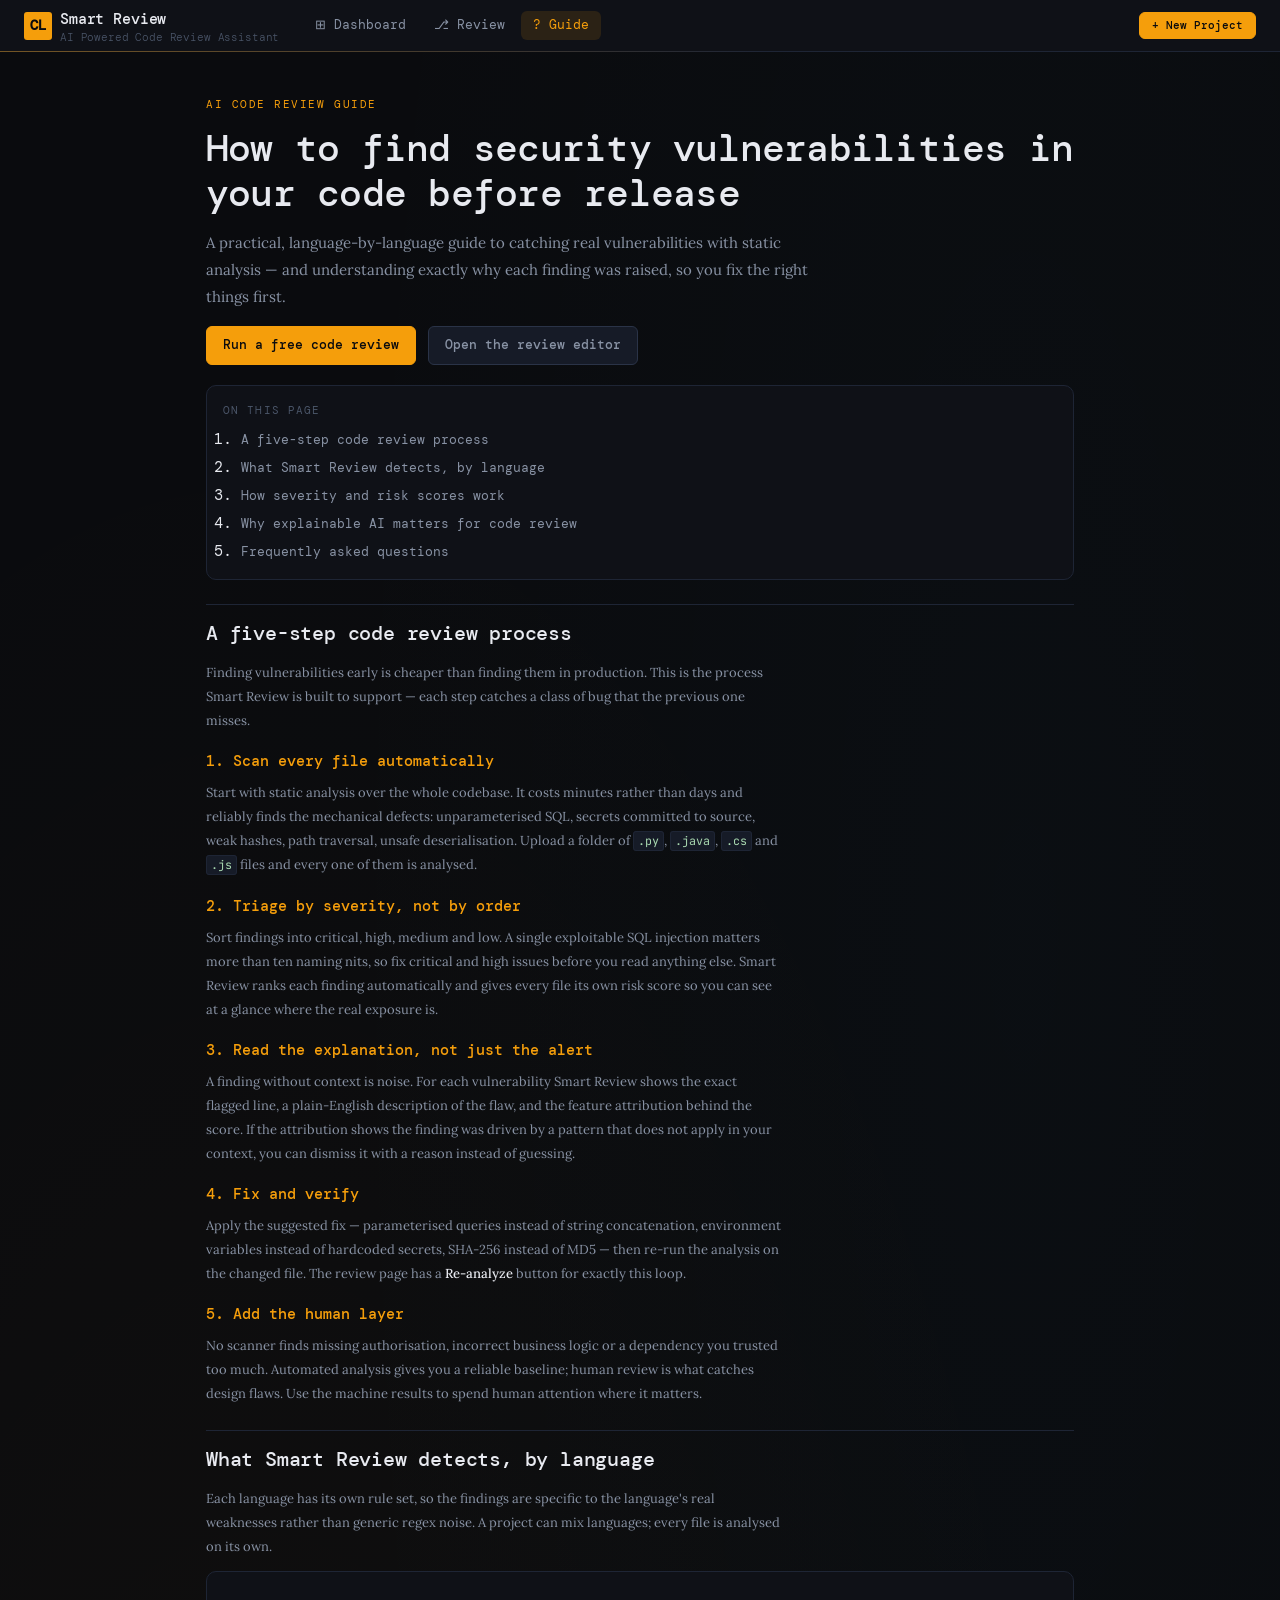
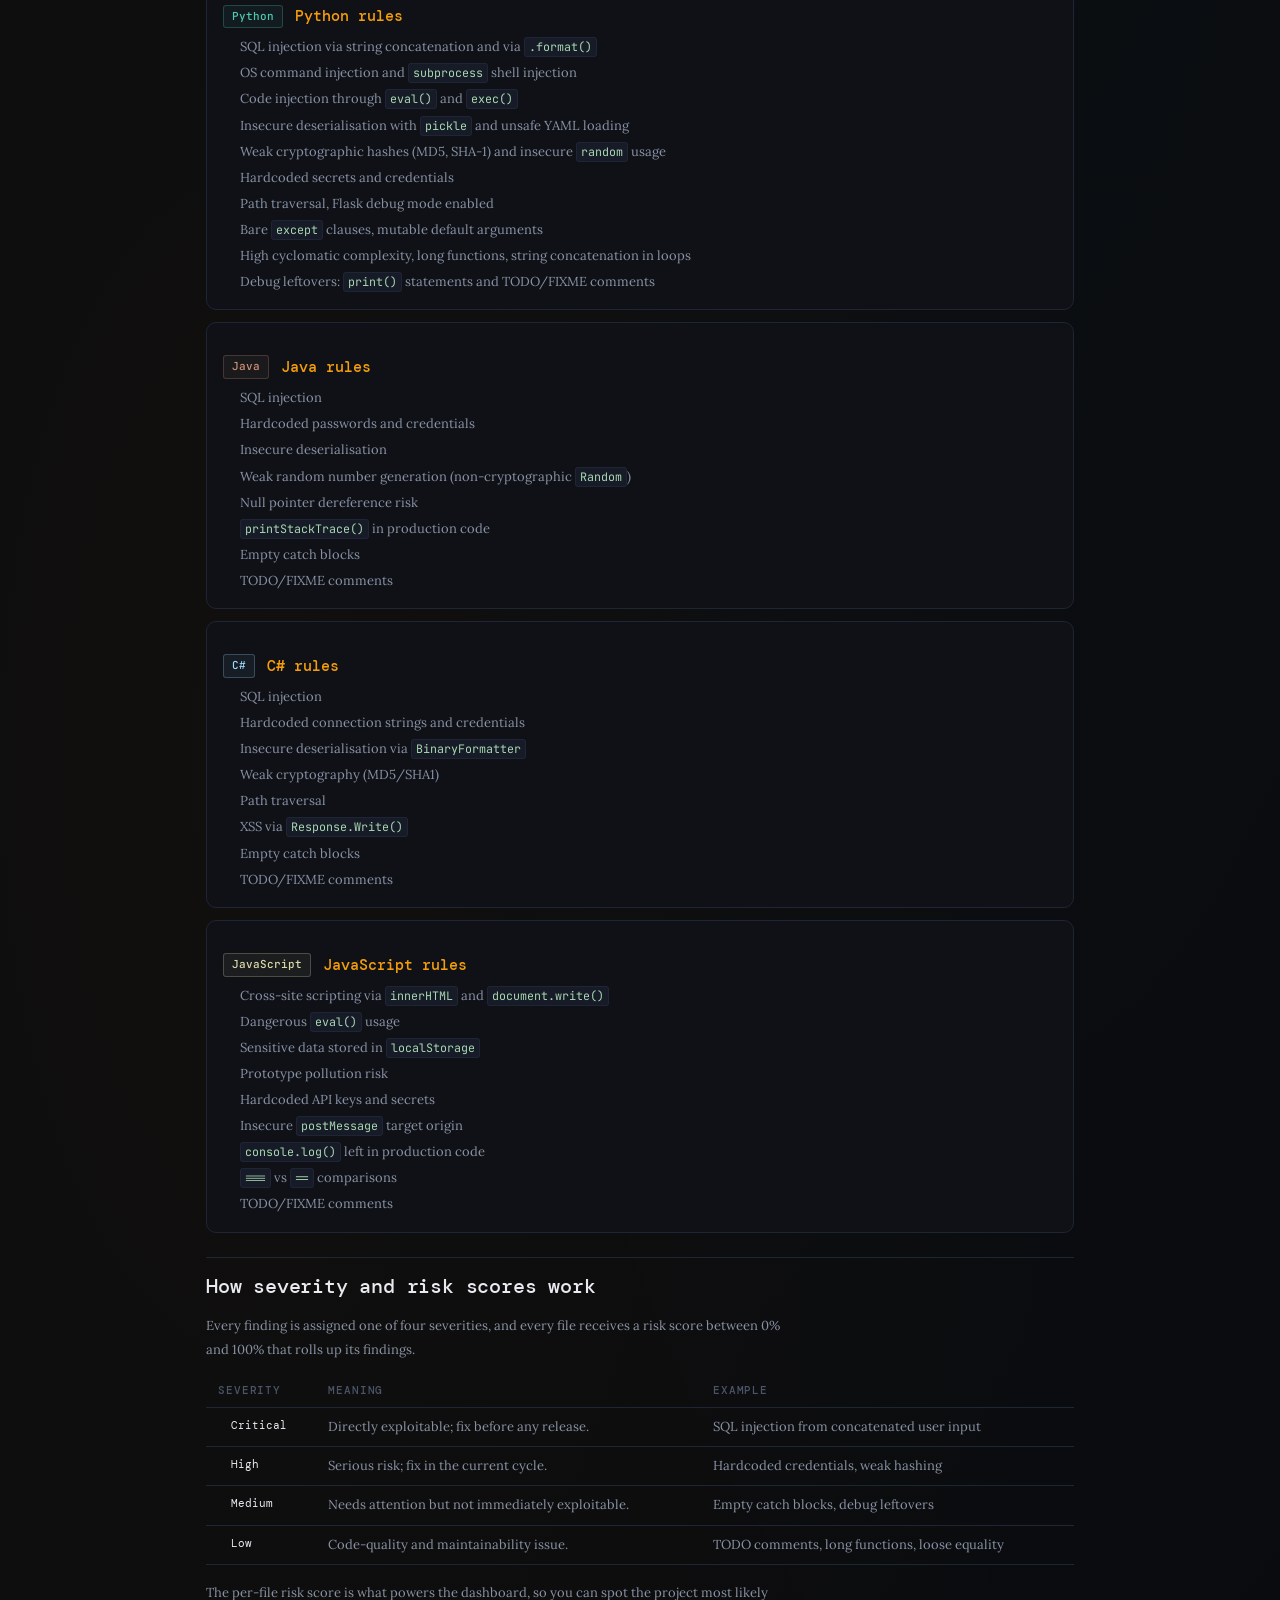
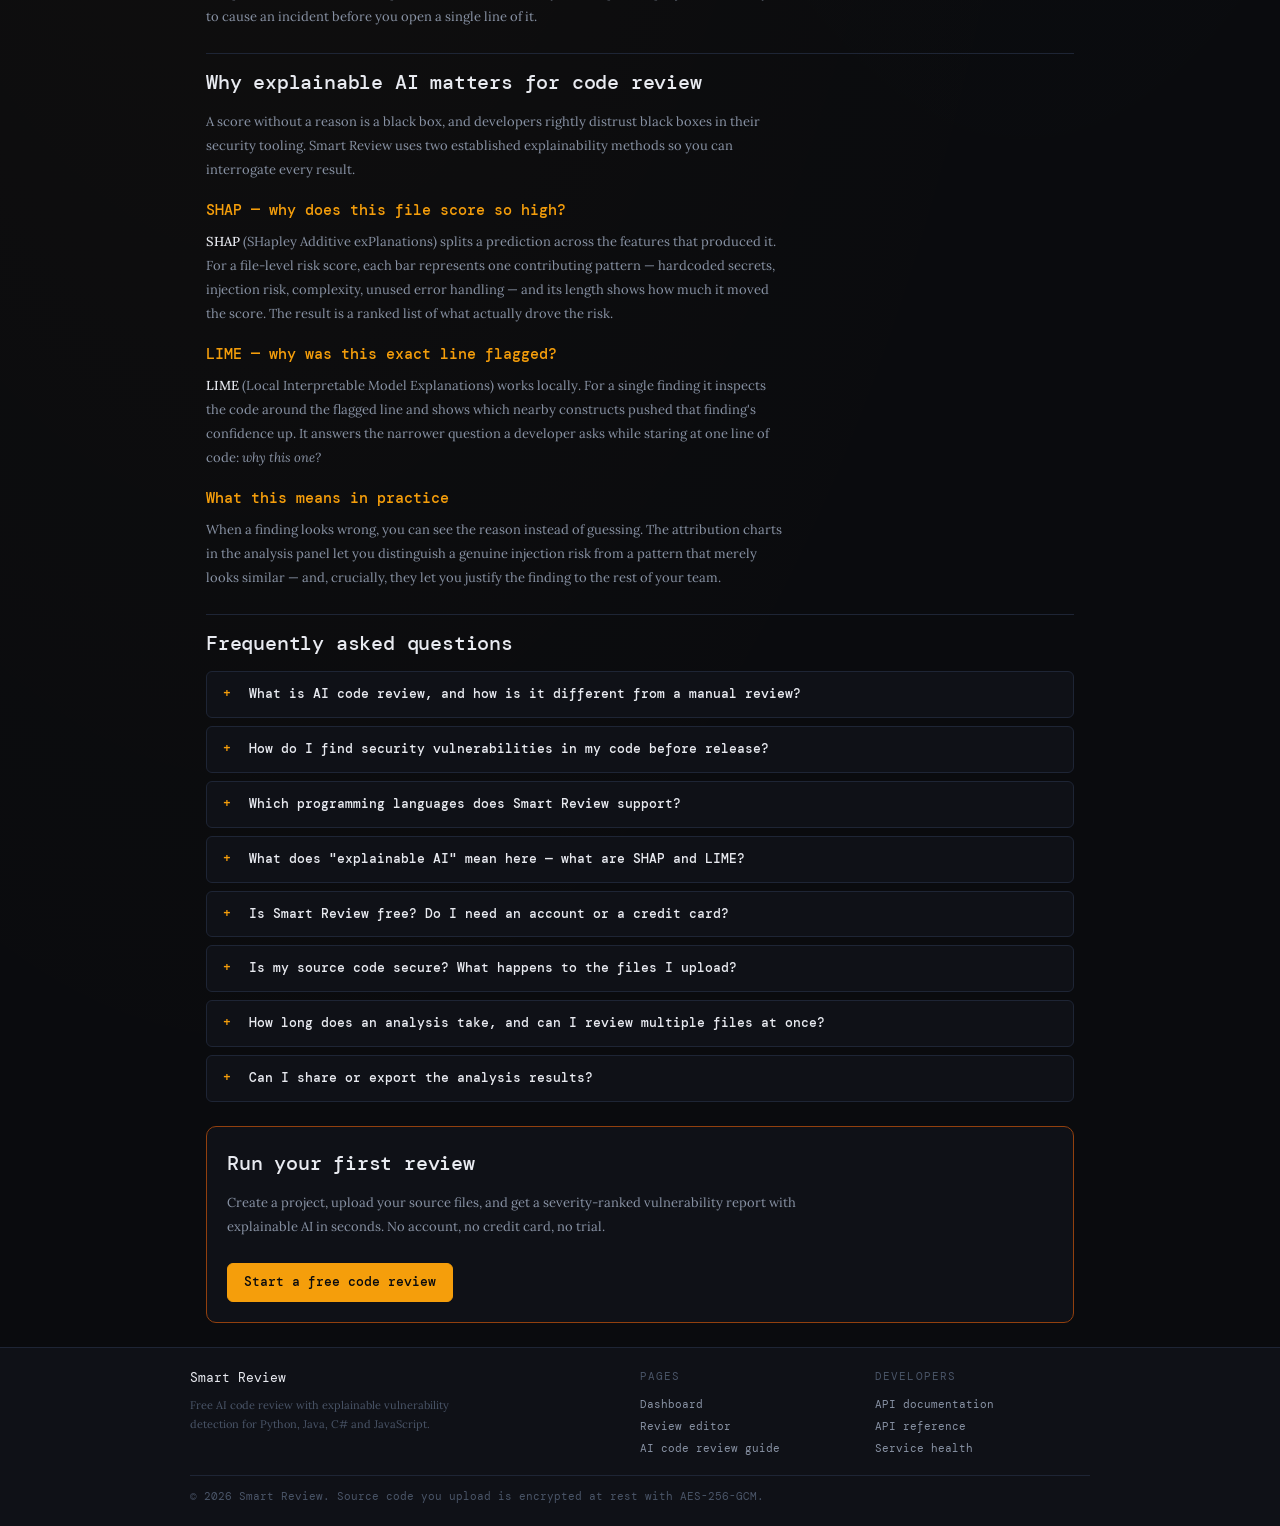
<file: frontend/faq.html>
<!DOCTYPE html>
<!--
  faq.html — AI Code Review Guide & FAQ
  =========================================
  A crawlable content page targeting the questions developers actually
  search for ("how do I find security vulnerabilities in my code",
  "is AI code review worth it", "explainable AI code review", ...).

  __SITE_URL__ is replaced with the deployment origin at request time
  (backend/config/urls.py), so canonical/OG URLs work on any domain.
-->
<html lang="en">
<head>
  <meta charset="UTF-8" />
  <meta name="viewport" content="width=device-width, initial-scale=1.0" />

  <title>AI Code Review Guide — How to Find Vulnerabilities Before Release | Smart Review</title>
  <meta name="description" content="A practical guide to finding security vulnerabilities in your code with static analysis and explainable AI. Covers Python, Java, C# and JavaScript: SQL injection, hardcoded secrets, weak crypto, path traversal, XSS and insecure deserialization — plus what SHAP and LIME explainability means for your review." />
  <meta name="keywords" content="how to find security vulnerabilities in code, ai code review, code vulnerability scanner, static code analysis, explainable ai code review, shap lime code analysis, sql injection detection, hardcoded secrets scanner, weak cryptography detection, path traversal scanner, xss scanner, insecure deserialization scanner, python security scanner, java security scanner, c# security scanner, javascript security scanner, sast" />
  <link rel="canonical" href="__SITE_URL__/faq.html" />
  <meta name="robots" content="index, follow, max-image-preview:large, max-snippet:-1" />
  <meta name="author" content="Smart Review" />
  <meta name="theme-color" content="#0a0b0e" />

  <!-- Open Graph / social sharing -->
  <meta property="og:type" content="article" />
  <meta property="og:site_name" content="Smart Review" />
  <meta property="og:title" content="AI Code Review Guide — How to Find Vulnerabilities Before Release" />
  <meta property="og:description" content="How static analysis and explainable AI find real vulnerabilities in Python, Java, C# and JavaScript — and how to triage the results." />
  <meta property="og:url" content="__SITE_URL__/faq.html" />
  <meta property="og:image" content="__SITE_URL__/assets/og-image.png" />
  <meta name="twitter:card" content="summary_large_image" />
  <meta name="twitter:title" content="AI Code Review Guide — How to Find Vulnerabilities Before Release" />
  <meta name="twitter:description" content="Static analysis plus explainable AI: a practical, language-by-language guide to finding code vulnerabilities before release." />
  <meta name="twitter:image" content="__SITE_URL__/assets/og-image.png" />

  <link rel="icon" href="/assets/favicon.svg" type="image/svg+xml" />
  <link rel="apple-touch-icon" href="/assets/favicon.svg" />

  <!-- Structured data -->
  <script type="application/ld+json">
  {
    "@context": "https://schema.org",
    "@type": "Article",
    "headline": "AI Code Review Guide — How to Find Vulnerabilities Before Release",
    "description": "A practical guide to finding security vulnerabilities in Python, Java, C# and JavaScript with static analysis and explainable AI.",
    "url": "__SITE_URL__/faq.html",
    "inLanguage": "en",
    "author": { "@type": "Organization", "name": "Smart Review" },
    "publisher": { "@type": "Organization", "name": "Smart Review" },
    "isPartOf": { "@type": "WebSite", "name": "Smart Review", "url": "__SITE_URL__/" },
    "breadcrumb": {
      "@type": "BreadcrumbList",
      "itemListElement": [
        { "@type": "ListItem", "position": 1, "name": "Home", "item": "__SITE_URL__/" },
        { "@type": "ListItem", "position": 2, "name": "AI Code Review Guide", "item": "__SITE_URL__/faq.html" }
      ]
    }
  }
  </script>

  <script type="application/ld+json">
  {
    "@context": "https://schema.org",
    "@type": "FAQPage",
    "mainEntity": [
      {
        "@type": "Question",
        "name": "What is AI code review, and how is it different from a manual review?",
        "acceptedAnswer": {
          "@type": "Answer",
          "text": "A manual review is limited by time and attention, and rarely checks every branch of every function. AI code review applies the same rule set to every file consistently. It does not replace a human reviewer - it removes the mechanical work so the reviewer can focus on architecture, business logic and trade-offs. Smart Review gives you both: a machine-checked baseline plus an explanation of why each finding matters."
        }
      },
      {
        "@type": "Question",
        "name": "How do I find security vulnerabilities in my code before release?",
        "acceptedAnswer": {
          "@type": "Answer",
          "text": "Start with static analysis on every file to catch injection flaws, hardcoded secrets, weak cryptography and dangerous API usage before the code runs. Then add a layer of human review for the bugs a scanner cannot see, such as missing authorisation checks and insecure design. Smart Review automates the first step and explains the results, so you can focus manual review on what genuinely needs a human. Fix critical and high severity findings first."
        }
      },
      {
        "@type": "Question",
        "name": "Which programming languages does Smart Review support?",
        "acceptedAnswer": {
          "@type": "Answer",
          "text": "Python (.py), Java (.java), C# (.cs) and JavaScript (.js, .mjs) are supported today. Each language has its own rule set and parser: Python is analysed with its AST and pylint, Java with javalang, and the C# and JavaScript analysers use dedicated pattern and structure checks. You can mix languages inside the same project, and each file is scored independently."
        }
      },
      {
        "@type": "Question",
        "name": "What does explainable AI mean here - what are SHAP and LIME?",
        "acceptedAnswer": {
          "@type": "Answer",
          "text": "A black-box risk score is not actionable. Smart Review shows why a file was scored that way. SHAP (SHapley Additive exPlanations) attributes the risk score across the individual features that produced it, and LIME (Local Interpretable Model Explanations) explains each finding locally by examining the exact lines around the flagged code. SHAP gives the file-level picture, LIME gives the line-level reason. Both are in the Detail tab of the analysis panel."
        }
      },
      {
        "@type": "Question",
        "name": "Is Smart Review free? Do I need an account or a credit card?",
        "acceptedAnswer": {
          "@type": "Answer",
          "text": "Yes. Smart Review is free, and you do not need to sign up, create an account or enter a credit card. Create a project, upload your files and the analysis runs immediately. There is no trial timer and no feature gate on the vulnerability report, the explainability charts or the PDF export."
        }
      },
      {
        "@type": "Question",
        "name": "Is my source code secure? What happens to the files I upload?",
        "acceptedAnswer": {
          "@type": "Answer",
          "text": "Your source code is encrypted at rest with AES-256-GCM before it is written to the database, so the stored blob is not readable as plain text. Analysis runs on the encrypted-at-rest copy and the decrypted content is only materialised in memory while a file is being scanned. You can delete a project at any time."
        }
      },
      {
        "@type": "Question",
        "name": "How long does an analysis take, and can I review multiple files at once?",
        "acceptedAnswer": {
          "@type": "Answer",
          "text": "A typical single file is analysed in a couple of seconds, and a project with many files is processed file by file so one slow file never blocks the rest. The review page gives you a tab per file, so you can compare the source, risk score and vulnerability list for each file without leaving the page. The URL updates as you switch, so a link to one specific file's analysis can be bookmarked or shared."
        }
      },
      {
        "@type": "Question",
        "name": "Can I share or export the analysis results?",
        "acceptedAnswer": {
          "@type": "Answer",
          "text": "Yes. Use the Export button in the review toolbar to produce a clean, print-ready report you can save as a PDF or share with your team. The report contains the file summary, the risk score and the full list of findings with their explanations."
        }
      }
    ]
  }
  </script>

  <link rel="stylesheet" href="css/main.css" />
  <link rel="stylesheet" href="css/panels.css" />
</head>
<body class="content-body">

<!-- =========================================================
     Navigation
     ========================================================= -->
<nav class="topbar" aria-label="Main navigation">
  <div class="topbar__logo">
    <a href="/" style="display:flex; align-items:center; gap:var(--space-2); text-decoration:none; color:inherit;">
      <div class="logo-icon" aria-hidden="true">CL</div>
      <div>
        <span>Smart Review</span>
        <span class="logo-sub">AI Powered Code Review Assistant</span>
      </div>
    </a>
  </div>

  <div class="topbar__nav">
    <a href="/" class="topbar__nav-link">
      <span aria-hidden="true">⊞</span> Dashboard
    </a>
    <a href="/review.html" class="topbar__nav-link">
      <span aria-hidden="true">⎇</span> Review
    </a>
    <a href="/faq.html" class="topbar__nav-link active" aria-current="page">
      <span aria-hidden="true">?</span> Guide
    </a>
  </div>

  <div class="topbar__right">
    <a class="btn btn-primary btn-sm" href="/">+ New Project</a>
  </div>
</nav>

<!-- =========================================================
     Content
     ========================================================= -->
<main class="content-page">

  <header class="content-hero">
    <p class="content-hero__eyebrow">AI Code Review Guide</p>
    <h1 class="content-hero__title">How to find security vulnerabilities in your code before release</h1>
    <p class="content-hero__lead">
      A practical, language-by-language guide to catching real vulnerabilities with
      static analysis — and understanding exactly why each finding was raised, so you
      fix the right things first.
    </p>
    <div class="content-hero__actions">
      <a class="btn btn-primary" href="/">Run a free code review</a>
      <a class="btn btn-secondary" href="/review.html">Open the review editor</a>
    </div>
  </header>

  <nav class="toc" aria-label="Table of contents">
    <p class="toc__title">On this page</p>
    <ol class="toc__list">
      <li><a href="#how-to-review">A five-step code review process</a></li>
      <li><a href="#what-it-detects">What Smart Review detects, by language</a></li>
      <li><a href="#severity">How severity and risk scores work</a></li>
      <li><a href="#explainable-ai">Why explainable AI matters for code review</a></li>
      <li><a href="#faq">Frequently asked questions</a></li>
    </ol>
  </nav>

  <article class="content-article">

    <!-- ── 1. Process ────────────────────────────────────────────── -->
    <section id="how-to-review">
      <h2>A five-step code review process</h2>
      <p>
        Finding vulnerabilities early is cheaper than finding them in production. This
        is the process Smart Review is built to support — each step catches a class of
        bug that the previous one misses.
      </p>

      <h3>1. Scan every file automatically</h3>
      <p>
        Start with static analysis over the whole codebase. It costs minutes rather than
        days and reliably finds the mechanical defects: unparameterised SQL, secrets
        committed to source, weak hashes, path traversal, unsafe deserialisation. Upload
        a folder of <code>.py</code>, <code>.java</code>, <code>.cs</code> and
        <code>.js</code> files and every one of them is analysed.
      </p>

      <h3>2. Triage by severity, not by order</h3>
      <p>
        Sort findings into critical, high, medium and low. A single exploitable SQL
        injection matters more than ten naming nits, so fix critical and high issues
        before you read anything else. Smart Review ranks each finding automatically
        and gives every file its own risk score so you can see at a glance where the
        real exposure is.
      </p>

      <h3>3. Read the explanation, not just the alert</h3>
      <p>
        A finding without context is noise. For each vulnerability Smart Review shows
        the exact flagged line, a plain-English description of the flaw, and the
        feature attribution behind the score. If the attribution shows the finding was
        driven by a pattern that does not apply in your context, you can dismiss it
        with a reason instead of guessing.
      </p>

      <h3>4. Fix and verify</h3>
      <p>
        Apply the suggested fix — parameterised queries instead of string
        concatenation, environment variables instead of hardcoded secrets, SHA-256
        instead of MD5 — then re-run the analysis on the changed file. The review page
        has a <strong>Re-analyze</strong> button for exactly this loop.
      </p>

      <h3>5. Add the human layer</h3>
      <p>
        No scanner finds missing authorisation, incorrect business logic or a
        dependency you trusted too much. Automated analysis gives you a reliable
        baseline; human review is what catches design flaws. Use the machine results to
        spend human attention where it matters.
      </p>
    </section>

    <!-- ── 2. Detection coverage ─────────────────────────────────── -->
    <section id="what-it-detects">
      <h2>What Smart Review detects, by language</h2>
      <p>
        Each language has its own rule set, so the findings are specific to the
        language's real weaknesses rather than generic regex noise. A project can mix
        languages; every file is analysed on its own.
      </p>

      <div class="rule-group">
        <h3 class="rule-group__title"><span class="lang-tag python">Python</span> Python rules</h3>
        <ul class="rule-list">
          <li>SQL injection via string concatenation and via <code>.format()</code></li>
          <li>OS command injection and <code>subprocess</code> shell injection</li>
          <li>Code injection through <code>eval()</code> and <code>exec()</code></li>
          <li>Insecure deserialisation with <code>pickle</code> and unsafe YAML loading</li>
          <li>Weak cryptographic hashes (MD5, SHA-1) and insecure <code>random</code> usage</li>
          <li>Hardcoded secrets and credentials</li>
          <li>Path traversal, Flask debug mode enabled</li>
          <li>Bare <code>except</code> clauses, mutable default arguments</li>
          <li>High cyclomatic complexity, long functions, string concatenation in loops</li>
          <li>Debug leftovers: <code>print()</code> statements and TODO/FIXME comments</li>
        </ul>
      </div>

      <div class="rule-group">
        <h3 class="rule-group__title"><span class="lang-tag java">Java</span> Java rules</h3>
        <ul class="rule-list">
          <li>SQL injection</li>
          <li>Hardcoded passwords and credentials</li>
          <li>Insecure deserialisation</li>
          <li>Weak random number generation (non-cryptographic <code>Random</code>)</li>
          <li>Null pointer dereference risk</li>
          <li><code>printStackTrace()</code> in production code</li>
          <li>Empty catch blocks</li>
          <li>TODO/FIXME comments</li>
        </ul>
      </div>

      <div class="rule-group">
        <h3 class="rule-group__title"><span class="lang-tag csharp">C#</span> C# rules</h3>
        <ul class="rule-list">
          <li>SQL injection</li>
          <li>Hardcoded connection strings and credentials</li>
          <li>Insecure deserialisation via <code>BinaryFormatter</code></li>
          <li>Weak cryptography (MD5/SHA1)</li>
          <li>Path traversal</li>
          <li>XSS via <code>Response.Write()</code></li>
          <li>Empty catch blocks</li>
          <li>TODO/FIXME comments</li>
        </ul>
      </div>

      <div class="rule-group">
        <h3 class="rule-group__title"><span class="lang-tag javascript">JavaScript</span> JavaScript rules</h3>
        <ul class="rule-list">
          <li>Cross-site scripting via <code>innerHTML</code> and <code>document.write()</code></li>
          <li>Dangerous <code>eval()</code> usage</li>
          <li>Sensitive data stored in <code>localStorage</code></li>
          <li>Prototype pollution risk</li>
          <li>Hardcoded API keys and secrets</li>
          <li>Insecure <code>postMessage</code> target origin</li>
          <li><code>console.log()</code> left in production code</li>
          <li><code>===</code> vs <code>==</code> comparisons</li>
          <li>TODO/FIXME comments</li>
        </ul>
      </div>
    </section>

    <!-- ── 3. Severity ───────────────────────────────────────────── -->
    <section id="severity">
      <h2>How severity and risk scores work</h2>
      <p>
        Every finding is assigned one of four severities, and every file receives a
        risk score between 0% and 100% that rolls up its findings.
      </p>
      <table class="content-table">
        <thead>
          <tr><th scope="col">Severity</th><th scope="col">Meaning</th><th scope="col">Example</th></tr>
        </thead>
        <tbody>
          <tr>
            <td><span class="vuln-dot vuln-dot-critical"></span> Critical</td>
            <td>Directly exploitable; fix before any release.</td>
            <td>SQL injection from concatenated user input</td>
          </tr>
          <tr>
            <td><span class="vuln-dot vuln-dot-high"></span> High</td>
            <td>Serious risk; fix in the current cycle.</td>
            <td>Hardcoded credentials, weak hashing</td>
          </tr>
          <tr>
            <td><span class="vuln-dot vuln-dot-medium"></span> Medium</td>
            <td>Needs attention but not immediately exploitable.</td>
            <td>Empty catch blocks, debug leftovers</td>
          </tr>
          <tr>
            <td><span class="vuln-dot vuln-dot-low"></span> Low</td>
            <td>Code-quality and maintainability issue.</td>
            <td>TODO comments, long functions, loose equality</td>
          </tr>
        </tbody>
      </table>
      <p>
        The per-file risk score is what powers the dashboard, so you can spot the
        project most likely to cause an incident before you open a single line of it.
      </p>
    </section>

    <!-- ── 4. Explainable AI ─────────────────────────────────────── -->
    <section id="explainable-ai">
      <h2>Why explainable AI matters for code review</h2>
      <p>
        A score without a reason is a black box, and developers rightly distrust black
        boxes in their security tooling. Smart Review uses two established
        explainability methods so you can interrogate every result.
      </p>

      <h3>SHAP — why does this file score so high?</h3>
      <p>
        <strong>SHAP</strong> (SHapley Additive exPlanations) splits a prediction
        across the features that produced it. For a file-level risk score, each bar
        represents one contributing pattern — hardcoded secrets, injection risk,
        complexity, unused error handling — and its length shows how much it moved
        the score. The result is a ranked list of what actually drove the risk.
      </p>

      <h3>LIME — why was this exact line flagged?</h3>
      <p>
        <strong>LIME</strong> (Local Interpretable Model Explanations) works locally.
        For a single finding it inspects the code around the flagged line and shows
        which nearby constructs pushed that finding's confidence up. It answers the
        narrower question a developer asks while staring at one line of code: <em>why
        this one?</em>
      </p>

      <h3>What this means in practice</h3>
      <p>
        When a finding looks wrong, you can see the reason instead of guessing. The
        attribution charts in the analysis panel let you distinguish a genuine
        injection risk from a pattern that merely looks similar — and, crucially, they
        let you justify the finding to the rest of your team.
      </p>
    </section>

    <!-- ── 5. FAQ ────────────────────────────────────────────────── -->
    <section id="faq">
      <h2>Frequently asked questions</h2>

      <div class="faq-list">
        <details class="faq-item">
          <summary>What is AI code review, and how is it different from a manual review?</summary>
          <p>
            A manual review is limited by time and attention, and rarely checks every
            branch of every function. AI code review applies the same rule set to every
            file consistently. It does not replace a human reviewer — it removes the
            mechanical work so the reviewer can focus on architecture, business logic
            and trade-offs. Smart Review gives you both: a machine-checked baseline
            plus an explanation of why each finding matters.
          </p>
        </details>

        <details class="faq-item">
          <summary>How do I find security vulnerabilities in my code before release?</summary>
          <p>
            Start with static analysis on every file to catch injection flaws, hardcoded
            secrets, weak cryptography and dangerous API usage before the code runs.
            Then add a layer of human review for the bugs a scanner cannot see, such as
            missing authorisation checks and insecure design. Smart Review automates
            the first step and explains the results, so you can focus manual review on
            what genuinely needs a human. Fix critical and high severity findings first.
          </p>
        </details>

        <details class="faq-item">
          <summary>Which programming languages does Smart Review support?</summary>
          <p>
            Python (<code>.py</code>), Java (<code>.java</code>), C#
            (<code>.cs</code>) and JavaScript (<code>.js</code>, <code>.mjs</code>)
            are supported today. Each language has its own rule set and parser: Python
            is analysed with its AST and pylint, Java with javalang, and the C# and
            JavaScript analysers use dedicated pattern and structure checks. You can
            mix languages inside the same project, and each file is scored
            independently.
          </p>
        </details>

        <details class="faq-item">
          <summary>What does "explainable AI" mean here — what are SHAP and LIME?</summary>
          <p>
            A black-box risk score is not actionable. Smart Review shows <em>why</em> a
            file was scored that way. <strong>SHAP</strong> attributes the risk score
            across the individual features that produced it, and <strong>LIME</strong>
            explains each finding locally by examining the exact lines around the
            flagged code. SHAP gives the file-level picture, LIME gives the
            line-level reason. Both are in the Detail tab of the analysis panel.
          </p>
        </details>

        <details class="faq-item">
          <summary>Is Smart Review free? Do I need an account or a credit card?</summary>
          <p>
            Yes. Smart Review is free, and you do not need to sign up, create an
            account or enter a credit card. Create a project, upload your files and
            the analysis runs immediately. There is no trial timer and no feature gate
            on the vulnerability report, the explainability charts or the PDF export.
          </p>
        </details>

        <details class="faq-item">
          <summary>Is my source code secure? What happens to the files I upload?</summary>
          <p>
            Your source code is encrypted at rest with <strong>AES-256-GCM</strong>
            before it is written to the database, so the stored blob is not readable as
            plain text. Analysis runs on the encrypted-at-rest copy and the decrypted
            content is only materialised in memory while a file is being scanned. You
            can delete a project at any time.
          </p>
        </details>

        <details class="faq-item">
          <summary>How long does an analysis take, and can I review multiple files at once?</summary>
          <p>
            A typical single file is analysed in a couple of seconds, and a project
            with many files is processed file by file so one slow file never blocks the
            rest. The review page gives you a tab per file, so you can compare the
            source, risk score and vulnerability list for each file without leaving the
            page. The URL updates as you switch, so a link to one specific file's
            analysis can be bookmarked or shared.
          </p>
        </details>

        <details class="faq-item">
          <summary>Can I share or export the analysis results?</summary>
          <p>
            Yes. Use the <strong>Export</strong> button in the review toolbar to
            produce a clean, print-ready report you can save as a PDF or share with
            your team. The report contains the file summary, the risk score and the
            full list of findings with their explanations.
          </p>
        </details>
      </div>
    </section>

    <!-- ── CTA ───────────────────────────────────────────────────── -->
    <section id="get-started" class="content-cta-block">
      <h2>Run your first review</h2>
      <p>
        Create a project, upload your source files, and get a severity-ranked
        vulnerability report with explainable AI in seconds. No account, no credit
        card, no trial.
      </p>
      <a class="btn btn-primary" href="/">Start a free code review</a>
    </section>

  </article>
</main>

<!-- =========================================================
     Footer
     ========================================================= -->
<footer class="content-footer">
  <div class="content-footer__cols">
    <div>
      <p class="content-footer__brand">Smart Review</p>
      <p class="content-footer__desc">
        Free AI code review with explainable vulnerability detection for Python, Java,
        C# and JavaScript.
      </p>
    </div>
    <nav aria-label="Footer">
      <p class="content-footer__heading">Pages</p>
      <a href="/">Dashboard</a>
      <a href="/review.html">Review editor</a>
      <a href="/faq.html">AI code review guide</a>
    </nav>
    <nav aria-label="Developer resources">
      <p class="content-footer__heading">Developers</p>
      <a href="/api/docs/">API documentation</a>
      <a href="/api/redoc/">API reference</a>
      <a href="/api/v1/health/">Service health</a>
    </nav>
  </div>
  <p class="content-footer__legal">
    © 2026 Smart Review. Source code you upload is encrypted at rest with AES-256-GCM.
  </p>
</footer>

</body>
</html>
</file>
<file: frontend/css/main.css>
/*
 * main.css — AI Code Review Assistant
 * =====================================
 * Global styles, CSS custom properties, typography, layout primitives.
 *
 * Aesthetic direction: "Forensic Terminal"
 * Think: a high-end security analyst's workstation. Dark background with
 * amber/gold accents (like old phosphor CRT terminals), monospaced type,
 * razor-thin borders, surgical precision. Not hacker cliché — refined and
 * professional, like a tool a serious researcher would actually use.
 *
 * Font pairing:
 *   Display / UI labels: "DM Mono" — clean, technical, distinctive
 *   Body / descriptions: "Lora" — serif that adds editorial gravitas
 *   Code: "JetBrains Mono" — top-tier coding font with ligatures
 */

/* ============================================================
   Google Fonts Import
   ============================================================ */
@import url('https://fonts.googleapis.com/css2?family=DM+Mono:ital,wght@0,300;0,400;0,500;1,400&family=JetBrains+Mono:wght@300;400;500;700&family=Lora:ital,wght@0,400;0,500;1,400&display=swap');


/* ============================================================
   CSS Custom Properties (Design Tokens)
   ============================================================ */
:root {
  /* --- Color Palette --- */
  --bg-base:        #0a0b0e;   /* Nearly black background */
  --bg-surface:     #0f1117;   /* Cards, panels */
  --bg-raised:      #161b27;   /* Elevated elements */
  --bg-overlay:     #1e2535;   /* Modals, dropdowns */
  --bg-hover:       #1a2030;   /* Hover states */

  --border-subtle:  #1e2535;   /* Hairline borders */
  --border-default: #2a3347;   /* Standard borders */
  --border-strong:  #3d4f6e;   /* Emphasis borders */

  /* Amber / Gold — primary accent (forensic terminal amber) */
  --amber-bright:   #f59e0b;
  --amber-soft:     #d97706;
  --amber-dim:      #92400e;
  --amber-glow:     rgba(245, 158, 11, 0.12);
  --amber-glow-lg:  rgba(245, 158, 11, 0.06);

  /* Severity colors */
  --sev-critical:   #ef4444;
  --sev-critical-bg: rgba(239, 68, 68, 0.08);
  --sev-high:       #f97316;
  --sev-high-bg:    rgba(249, 115, 22, 0.08);
  --sev-medium:     #eab308;
  --sev-medium-bg:  rgba(234, 179, 8, 0.08);
  --sev-low:        #22c55e;
  --sev-low-bg:     rgba(34, 197, 94, 0.08);
  --sev-info:       #38bdf8;
  --sev-info-bg:    rgba(56, 189, 248, 0.08);

  /* Status colors */
  --status-pending:   #64748b;
  --status-analyzing: #38bdf8;
  --status-complete:  #22c55e;
  --status-failed:    #ef4444;

  /* Text */
  --text-primary:   #e8eaf0;
  --text-secondary: #8892a4;
  --text-muted:     #4a5568;
  --text-amber:     #f59e0b;
  --text-code:      #a8d8b0;   /* Greenish tint for inline code */

  /* --- Typography --- */
  --font-mono:   'DM Mono', 'Courier New', monospace;
  --font-serif:  'Lora', Georgia, serif;
  --font-code:   'JetBrains Mono', 'Fira Code', monospace;

  /* Type scale */
  --text-xs:   0.6875rem;  /* 11px */
  --text-sm:   0.8125rem;  /* 13px */
  --text-base: 0.9375rem;  /* 15px */
  --text-md:   1.0625rem;  /* 17px */
  --text-lg:   1.25rem;    /* 20px */
  --text-xl:   1.5rem;     /* 24px */
  --text-2xl:  2rem;       /* 32px */
  --text-3xl:  2.75rem;    /* 44px */

  /* --- Spacing --- */
  --space-1:  0.25rem;
  --space-2:  0.5rem;
  --space-3:  0.75rem;
  --space-4:  1rem;
  --space-5:  1.25rem;
  --space-6:  1.5rem;
  --space-8:  2rem;
  --space-10: 2.5rem;
  --space-12: 3rem;
  --space-16: 4rem;

  /* --- Layout --- */
  --sidebar-width: 280px;
  --panel-width:   360px;
  --topbar-height: 52px;

  /* --- Effects --- */
  --radius-sm:  3px;
  --radius-md:  6px;
  --radius-lg:  10px;
  --shadow-sm:  0 1px 3px rgba(0,0,0,0.4);
  --shadow-md:  0 4px 12px rgba(0,0,0,0.5);
  --shadow-lg:  0 8px 32px rgba(0,0,0,0.6);
  --shadow-amber: 0 0 20px rgba(245, 158, 11, 0.15);

  --transition-fast: 120ms ease;
  --transition-med:  240ms ease;
  --transition-slow: 400ms ease;
}


/* ============================================================
   Reset & Base
   ============================================================ */
*, *::before, *::after {
  box-sizing: border-box;
  margin: 0;
  padding: 0;
}

html {
  font-size: 16px;
  -webkit-font-smoothing: antialiased;
  -moz-osx-font-smoothing: grayscale;
  text-rendering: optimizeLegibility;
  scroll-behavior: smooth;
}

body {
  background-color: var(--bg-base);
  color: var(--text-primary);
  font-family: var(--font-mono);
  font-size: var(--text-base);
  line-height: 1.6;
  min-height: 100vh;
  /* Subtle noise texture overlay for depth */
  background-image:
    radial-gradient(ellipse at 20% 50%, rgba(245, 158, 11, 0.03) 0%, transparent 60%),
    radial-gradient(ellipse at 80% 20%, rgba(56, 189, 248, 0.02) 0%, transparent 50%);
}

/* Scrollbar styling */
::-webkit-scrollbar { width: 6px; height: 6px; }
::-webkit-scrollbar-track { background: var(--bg-base); }
::-webkit-scrollbar-thumb { background: var(--border-strong); border-radius: 3px; }
::-webkit-scrollbar-thumb:hover { background: var(--text-muted); }

a {
  color: var(--amber-bright);
  text-decoration: none;
  transition: color var(--transition-fast);
}
a:hover { color: var(--text-primary); }

button {
  cursor: pointer;
  font-family: var(--font-mono);
  border: none;
  background: none;
  transition: all var(--transition-fast);
}

input, textarea, select {
  font-family: var(--font-mono);
  font-size: var(--text-sm);
  color: var(--text-primary);
  background: var(--bg-raised);
  border: 1px solid var(--border-default);
  border-radius: var(--radius-md);
  padding: var(--space-2) var(--space-3);
  outline: none;
  transition: border-color var(--transition-fast), box-shadow var(--transition-fast);
}
input:focus, textarea:focus, select:focus {
  border-color: var(--amber-bright);
  box-shadow: 0 0 0 3px var(--amber-glow);
}

ul { list-style: none; }
img, svg { display: block; }


/* ============================================================
   Typography Utilities
   ============================================================ */
.font-mono   { font-family: var(--font-mono); }
.font-serif  { font-family: var(--font-serif); }
.font-code   { font-family: var(--font-code); }

.text-xs     { font-size: var(--text-xs); }
.text-sm     { font-size: var(--text-sm); }
.text-base   { font-size: var(--text-base); }
.text-lg     { font-size: var(--text-lg); }
.text-xl     { font-size: var(--text-xl); }
.text-2xl    { font-size: var(--text-2xl); }

.text-primary   { color: var(--text-primary); }
.text-secondary { color: var(--text-secondary); }
.text-muted     { color: var(--text-muted); }
.text-amber     { color: var(--text-amber); }
.text-code      { color: var(--text-code); }

.font-light   { font-weight: 300; }
.font-normal  { font-weight: 400; }
.font-medium  { font-weight: 500; }
.font-bold    { font-weight: 700; }

.uppercase    { text-transform: uppercase; }
.tracking-wide { letter-spacing: 0.08em; }
.tracking-wider { letter-spacing: 0.12em; }


/* ============================================================
   Layout Primitives
   ============================================================ */
.flex         { display: flex; }
.flex-col     { display: flex; flex-direction: column; }
.items-center { align-items: center; }
.items-start  { align-items: flex-start; }
.justify-between { justify-content: space-between; }
.justify-center  { justify-content: center; }
.gap-1  { gap: var(--space-1); }
.gap-2  { gap: var(--space-2); }
.gap-3  { gap: var(--space-3); }
.gap-4  { gap: var(--space-4); }
.gap-6  { gap: var(--space-6); }
.gap-8  { gap: var(--space-8); }

.w-full  { width: 100%; }
.h-full  { height: 100%; }
.min-h-0 { min-height: 0; }
.flex-1  { flex: 1; }
.flex-shrink-0 { flex-shrink: 0; }
.overflow-hidden { overflow: hidden; }
.overflow-auto   { overflow: auto; }

.hidden { display: none !important; }
.sr-only {
  position: absolute; width: 1px; height: 1px;
  padding: 0; margin: -1px; overflow: hidden;
  clip: rect(0,0,0,0); white-space: nowrap; border: 0;
}


/* ============================================================
   App Shell Layout
   ============================================================ */

/* The topbar + main content wrapper */
.app-shell {
  display: flex;
  flex-direction: column;
  height: 100vh;
  overflow: hidden;
}

/* Top navigation bar */
.topbar {
  height: var(--topbar-height);
  background: var(--bg-surface);
  border-bottom: 1px solid var(--border-subtle);
  display: flex;
  align-items: center;
  padding: 0 var(--space-6);
  gap: var(--space-6);
  flex-shrink: 0;
  position: relative;
  z-index: 100;
}

/* Amber accent line under topbar */
.topbar::after {
  content: '';
  position: absolute;
  bottom: -1px;
  left: 0;
  width: 100%;
  height: 1px;
  background: linear-gradient(90deg, var(--amber-bright) 0%, transparent 60%);
  opacity: 0.4;
}

.topbar__logo {
  display: flex;
  align-items: center;
  gap: var(--space-2);
  font-size: var(--text-base);
  font-weight: 500;
  color: var(--text-primary);
  letter-spacing: -0.01em;
  white-space: nowrap;
  flex-shrink: 0;
}

.topbar__logo .logo-icon {
  width: 28px;
  height: 28px;
  background: var(--amber-bright);
  border-radius: var(--radius-sm);
  display: flex;
  align-items: center;
  justify-content: center;
  font-size: 14px;
  color: var(--bg-base);
  font-weight: 700;
}

.topbar__logo .logo-sub {
  color: var(--text-muted);
  font-size: var(--text-xs);
  font-weight: 300;
  display: block;
  line-height: 1.2;
}

.topbar__nav {
  display: flex;
  align-items: center;
  gap: var(--space-1);
  flex: 1;
}

.topbar__nav-link {
  font-size: var(--text-sm);
  color: var(--text-secondary);
  padding: var(--space-1) var(--space-3);
  border-radius: var(--radius-md);
  transition: all var(--transition-fast);
  display: flex;
  align-items: center;
  gap: var(--space-2);
}
.topbar__nav-link:hover {
  color: var(--text-primary);
  background: var(--bg-hover);
}
.topbar__nav-link.active {
  color: var(--amber-bright);
  background: var(--amber-glow);
}

.topbar__right {
  display: flex;
  align-items: center;
  gap: var(--space-3);
  margin-left: auto;
}

/* Content area under topbar */
.app-content {
  flex: 1;
  display: flex;
  overflow: hidden;
}


/* ============================================================
   Sidebar
   ============================================================ */
.sidebar {
  width: var(--sidebar-width);
  background: var(--bg-surface);
  border-right: 1px solid var(--border-subtle);
  display: flex;
  flex-direction: column;
  flex-shrink: 0;
  overflow: hidden;
}

.sidebar__header {
  padding: var(--space-4) var(--space-5);
  border-bottom: 1px solid var(--border-subtle);
  display: flex;
  align-items: center;
  justify-content: space-between;
}

.sidebar__section-label {
  font-size: var(--text-xs);
  font-weight: 500;
  color: var(--text-muted);
  text-transform: uppercase;
  letter-spacing: 0.1em;
}

.sidebar__body {
  flex: 1;
  overflow-y: auto;
  padding: var(--space-3) 0;
}

.sidebar__item {
  display: flex;
  align-items: center;
  gap: var(--space-3);
  padding: var(--space-2) var(--space-5);
  font-size: var(--text-sm);
  color: var(--text-secondary);
  cursor: pointer;
  transition: all var(--transition-fast);
  border-left: 2px solid transparent;
}
.sidebar__item:hover {
  color: var(--text-primary);
  background: var(--bg-hover);
}
.sidebar__item.active {
  color: var(--amber-bright);
  background: var(--amber-glow);
  border-left-color: var(--amber-bright);
}
.sidebar__item .item-icon {
  font-size: 14px;
  flex-shrink: 0;
}
.sidebar__item .item-name {
  flex: 1;
  overflow: hidden;
  text-overflow: ellipsis;
  white-space: nowrap;
}
.sidebar__item .item-badge {
  font-size: var(--text-xs);
  padding: 1px 6px;
  border-radius: 10px;
  background: var(--bg-overlay);
  color: var(--text-muted);
  flex-shrink: 0;
}
.sidebar__item.active .item-badge {
  background: var(--amber-glow);
  color: var(--amber-bright);
}

.sidebar__footer {
  padding: var(--space-4) var(--space-5);
  border-top: 1px solid var(--border-subtle);
}


/* ============================================================
   Cards & Surfaces
   ============================================================ */
.card {
  background: var(--bg-surface);
  border: 1px solid var(--border-subtle);
  border-radius: var(--radius-lg);
  overflow: hidden;
}

.card--raised {
  background: var(--bg-raised);
  border-color: var(--border-default);
}

.card--amber {
  border-color: var(--amber-dim);
  box-shadow: var(--shadow-amber);
}

.card__header {
  padding: var(--space-4) var(--space-5);
  border-bottom: 1px solid var(--border-subtle);
  display: flex;
  align-items: center;
  gap: var(--space-3);
}

.card__title {
  font-size: var(--text-sm);
  font-weight: 500;
  color: var(--text-primary);
  flex: 1;
}

.card__body {
  padding: var(--space-5);
}


/* ============================================================
   Buttons
   ============================================================ */
.btn {
  display: inline-flex;
  align-items: center;
  gap: var(--space-2);
  padding: var(--space-2) var(--space-4);
  border-radius: var(--radius-md);
  font-family: var(--font-mono);
  font-size: var(--text-sm);
  font-weight: 500;
  cursor: pointer;
  transition: all var(--transition-fast);
  border: 1px solid transparent;
  white-space: nowrap;
  user-select: none;
}

.btn-primary {
  background: var(--amber-bright);
  color: var(--bg-base);
  border-color: var(--amber-bright);
}
.btn-primary:hover {
  background: #fbbf24;
  border-color: #fbbf24;
  box-shadow: 0 0 16px rgba(245, 158, 11, 0.3);
}
.btn-primary:active {
  background: var(--amber-soft);
  border-color: var(--amber-soft);
}

.btn-secondary {
  background: var(--bg-raised);
  color: var(--text-secondary);
  border-color: var(--border-default);
}
.btn-secondary:hover {
  color: var(--text-primary);
  border-color: var(--border-strong);
  background: var(--bg-overlay);
}

.btn-ghost {
  background: transparent;
  color: var(--text-secondary);
  border-color: transparent;
}
.btn-ghost:hover {
  color: var(--text-primary);
  background: var(--bg-hover);
}

.btn-danger {
  background: transparent;
  color: var(--sev-critical);
  border-color: var(--sev-critical);
}
.btn-danger:hover {
  background: var(--sev-critical-bg);
}

.btn-sm {
  padding: var(--space-1) var(--space-3);
  font-size: var(--text-xs);
}

.btn-lg {
  padding: var(--space-3) var(--space-6);
  font-size: var(--text-base);
}

.btn:disabled {
  opacity: 0.45;
  cursor: not-allowed;
  pointer-events: none;
}


/* ============================================================
   Badges & Tags
   ============================================================ */
.badge {
  display: inline-flex;
  align-items: center;
  gap: 4px;
  font-size: var(--text-xs);
  font-weight: 500;
  padding: 2px 8px;
  border-radius: 12px;
  text-transform: uppercase;
  letter-spacing: 0.06em;
  white-space: nowrap;
}

.badge-critical { color: var(--sev-critical); background: var(--sev-critical-bg); border: 1px solid rgba(239, 68, 68, 0.2); }
.badge-high     { color: var(--sev-high);     background: var(--sev-high-bg);     border: 1px solid rgba(249, 115, 22, 0.2); }
.badge-medium   { color: var(--sev-medium);   background: var(--sev-medium-bg);   border: 1px solid rgba(234, 179, 8, 0.2); }
.badge-low      { color: var(--sev-low);      background: var(--sev-low-bg);      border: 1px solid rgba(34, 197, 94, 0.2); }
.badge-info     { color: var(--sev-info);     background: var(--sev-info-bg);     border: 1px solid rgba(56, 189, 248, 0.2); }

.badge-pending   { color: var(--status-pending);   background: rgba(100, 116, 139, 0.1); }
.badge-analyzing { color: var(--status-analyzing); background: rgba(56, 189, 248, 0.1); }
.badge-complete  { color: var(--status-complete);  background: rgba(34, 197, 94, 0.1); }
.badge-failed    { color: var(--status-failed);    background: rgba(239, 68, 68, 0.1); }

/* Pulsing dot for "analyzing" state */
.badge-analyzing::before {
  content: '';
  width: 6px;
  height: 6px;
  border-radius: 50%;
  background: var(--status-analyzing);
  animation: pulse-dot 1.5s ease-in-out infinite;
}

@keyframes pulse-dot {
  0%, 100% { opacity: 1; transform: scale(1); }
  50% { opacity: 0.5; transform: scale(0.7); }
}

/* Language tag */
.lang-tag {
  font-size: var(--text-xs);
  font-family: var(--font-code);
  padding: 2px 8px;
  border-radius: var(--radius-sm);
  background: var(--bg-overlay);
  color: var(--text-secondary);
  border: 1px solid var(--border-default);
}
.lang-tag.python     { color: #4ec9b0; border-color: rgba(78, 201, 176, 0.25); background: rgba(78, 201, 176, 0.06); }
.lang-tag.java       { color: #ce9178; border-color: rgba(206, 145, 120, 0.25); background: rgba(206, 145, 120, 0.06); }
.lang-tag.csharp     { color: #9cdcfe; border-color: rgba(156, 220, 254, 0.25); background: rgba(156, 220, 254, 0.06); }
.lang-tag.javascript { color: #dcdcaa; border-color: rgba(220, 220, 170, 0.25); background: rgba(220, 220, 170, 0.06); }


/* ============================================================
   Risk Score Gauge (circular)
   ============================================================ */
.risk-gauge {
  display: flex;
  flex-direction: column;
  align-items: center;
  gap: var(--space-2);
}

.risk-gauge__circle {
  position: relative;
  width: 80px;
  height: 80px;
}

.risk-gauge__svg {
  transform: rotate(-90deg);
}

.risk-gauge__track {
  fill: none;
  stroke: var(--border-default);
  stroke-width: 6;
}

.risk-gauge__fill {
  fill: none;
  stroke-width: 6;
  stroke-linecap: round;
  transition: stroke-dashoffset 0.8s cubic-bezier(0.4, 0, 0.2, 1),
              stroke 0.4s ease;
}

.risk-gauge__value {
  position: absolute;
  inset: 0;
  display: flex;
  align-items: center;
  justify-content: center;
  font-size: var(--text-sm);
  font-weight: 500;
}

.risk-gauge__label {
  font-size: var(--text-xs);
  color: var(--text-muted);
  text-transform: uppercase;
  letter-spacing: 0.08em;
}


/* ============================================================
   Progress Bar
   ============================================================ */
.progress-bar {
  height: 4px;
  background: var(--border-subtle);
  border-radius: 2px;
  overflow: hidden;
}

.progress-bar__fill {
  height: 100%;
  border-radius: 2px;
  transition: width 0.6s cubic-bezier(0.4, 0, 0.2, 1);
}


/* ============================================================
   Form Elements
   ============================================================ */
.form-group {
  display: flex;
  flex-direction: column;
  gap: var(--space-2);
}

.form-label {
  font-size: var(--text-xs);
  font-weight: 500;
  color: var(--text-secondary);
  text-transform: uppercase;
  letter-spacing: 0.08em;
}

.form-input {
  width: 100%;
  background: var(--bg-raised);
  border: 1px solid var(--border-default);
  border-radius: var(--radius-md);
  padding: var(--space-3) var(--space-4);
  font-family: var(--font-mono);
  font-size: var(--text-sm);
  color: var(--text-primary);
  outline: none;
  transition: border-color var(--transition-fast), box-shadow var(--transition-fast);
}
.form-input:focus {
  border-color: var(--amber-bright);
  box-shadow: 0 0 0 3px var(--amber-glow);
}
.form-input::placeholder { color: var(--text-muted); }

.form-hint {
  font-size: var(--text-xs);
  color: var(--text-muted);
}

.form-error {
  font-size: var(--text-xs);
  color: var(--sev-critical);
}


/* ============================================================
   Drop Zone (file upload)
   ============================================================ */
.dropzone {
  border: 2px dashed var(--border-default);
  border-radius: var(--radius-lg);
  padding: var(--space-12) var(--space-8);
  display: flex;
  flex-direction: column;
  align-items: center;
  justify-content: center;
  gap: var(--space-4);
  text-align: center;
  transition: all var(--transition-med);
  cursor: pointer;
  background: var(--bg-surface);
  position: relative;
  overflow: hidden;
}

.dropzone:hover,
.dropzone.dragover {
  border-color: var(--amber-bright);
  background: var(--amber-glow);
  box-shadow: var(--shadow-amber);
}

.dropzone.dragover .dropzone__icon {
  transform: scale(1.1) translateY(-4px);
  color: var(--amber-bright);
}

.dropzone__icon {
  font-size: 2.5rem;
  color: var(--text-muted);
  transition: all var(--transition-med);
  line-height: 1;
}

.dropzone__title {
  font-size: var(--text-base);
  font-weight: 500;
  color: var(--text-secondary);
}

.dropzone__hint {
  font-size: var(--text-sm);
  color: var(--text-muted);
  font-family: var(--font-serif);
  font-style: italic;
}

.dropzone__formats {
  display: flex;
  gap: var(--space-2);
  flex-wrap: wrap;
  justify-content: center;
}

/* Animated grid background on drop zone */
.dropzone::before {
  content: '';
  position: absolute;
  inset: 0;
  background-image:
    linear-gradient(var(--border-subtle) 1px, transparent 1px),
    linear-gradient(90deg, var(--border-subtle) 1px, transparent 1px);
  background-size: 32px 32px;
  opacity: 0;
  transition: opacity var(--transition-med);
}
.dropzone:hover::before,
.dropzone.dragover::before { opacity: 1; }


/* ============================================================
   Stats Row (dashboard summary numbers)
   ============================================================ */
.stats-row {
  display: grid;
  grid-template-columns: repeat(auto-fit, minmax(120px, 1fr));
  gap: var(--space-4);
}

.stat-card {
  background: var(--bg-surface);
  border: 1px solid var(--border-subtle);
  border-radius: var(--radius-lg);
  padding: var(--space-5);
  display: flex;
  flex-direction: column;
  gap: var(--space-2);
  position: relative;
  overflow: hidden;
  transition: border-color var(--transition-fast);
}
.stat-card:hover {
  border-color: var(--border-default);
}

.stat-card__value {
  font-size: var(--text-2xl);
  font-weight: 500;
  color: var(--text-primary);
  line-height: 1;
  font-variant-numeric: tabular-nums;
}

.stat-card__label {
  font-size: var(--text-xs);
  color: var(--text-muted);
  text-transform: uppercase;
  letter-spacing: 0.08em;
}

.stat-card__accent {
  position: absolute;
  bottom: 0;
  left: 0;
  width: 100%;
  height: 2px;
}

/* Stat card color variants */
.stat-card--critical .stat-card__value { color: var(--sev-critical); }
.stat-card--critical .stat-card__accent { background: var(--sev-critical); }
.stat-card--high .stat-card__value     { color: var(--sev-high); }
.stat-card--high .stat-card__accent    { background: var(--sev-high); }
.stat-card--amber .stat-card__value    { color: var(--amber-bright); }
.stat-card--amber .stat-card__accent   { background: var(--amber-bright); }
.stat-card--green .stat-card__value    { color: var(--sev-low); }
.stat-card--green .stat-card__accent   { background: var(--sev-low); }


/* ============================================================
   Toast Notifications
   ============================================================ */
.toast-container {
  position: fixed;
  bottom: var(--space-6);
  right: var(--space-6);
  display: flex;
  flex-direction: column;
  gap: var(--space-3);
  z-index: 9999;
  pointer-events: none;
}

.toast {
  display: flex;
  align-items: center;
  gap: var(--space-3);
  padding: var(--space-3) var(--space-5);
  background: var(--bg-overlay);
  border: 1px solid var(--border-default);
  border-radius: var(--radius-lg);
  font-size: var(--text-sm);
  color: var(--text-primary);
  box-shadow: var(--shadow-lg);
  pointer-events: all;
  max-width: 360px;

  animation: toast-in 0.3s cubic-bezier(0.34, 1.56, 0.64, 1) forwards;
}

.toast.toast-exit {
  animation: toast-out 0.25s ease forwards;
}

.toast--success { border-left: 3px solid var(--sev-low); }
.toast--error   { border-left: 3px solid var(--sev-critical); }
.toast--warning { border-left: 3px solid var(--amber-bright); }
.toast--info    { border-left: 3px solid var(--sev-info); }

@keyframes toast-in {
  from { opacity: 0; transform: translateX(24px) scale(0.96); }
  to   { opacity: 1; transform: translateX(0) scale(1); }
}

@keyframes toast-out {
  from { opacity: 1; transform: translateX(0); }
  to   { opacity: 0; transform: translateX(24px); }
}


/* ============================================================
   Loading States
   ============================================================ */
.skeleton {
  background: linear-gradient(
    90deg,
    var(--bg-raised) 25%,
    var(--bg-overlay) 50%,
    var(--bg-raised) 75%
  );
  background-size: 200% 100%;
  animation: shimmer 1.5s infinite;
  border-radius: var(--radius-md);
}

@keyframes shimmer {
  0%   { background-position: 200% 0; }
  100% { background-position: -200% 0; }
}

.spinner {
  width: 20px;
  height: 20px;
  border: 2px solid var(--border-default);
  border-top-color: var(--amber-bright);
  border-radius: 50%;
  animation: spin 0.7s linear infinite;
}
.spinner--sm { width: 14px; height: 14px; border-width: 1.5px; }
.spinner--lg { width: 32px; height: 32px; border-width: 3px; }

@keyframes spin {
  to { transform: rotate(360deg); }
}


/* ============================================================
   Modal / Dialog
   ============================================================ */
.modal-backdrop {
  position: fixed;
  inset: 0;
  background: rgba(0, 0, 0, 0.75);
  z-index: 500;
  display: flex;
  align-items: center;
  justify-content: center;
  backdrop-filter: blur(4px);
  animation: fade-in 0.2s ease;
}

.modal {
  background: var(--bg-surface);
  border: 1px solid var(--border-default);
  border-radius: var(--radius-lg);
  box-shadow: var(--shadow-lg);
  width: 90%;
  max-width: 560px;
  max-height: 85vh;
  display: flex;
  flex-direction: column;
  overflow: hidden;
  animation: modal-in 0.25s cubic-bezier(0.34, 1.56, 0.64, 1);
}

.modal__header {
  padding: var(--space-5) var(--space-6);
  border-bottom: 1px solid var(--border-subtle);
  display: flex;
  align-items: center;
  justify-content: space-between;
}

.modal__title {
  font-size: var(--text-base);
  font-weight: 500;
  color: var(--text-primary);
}

.modal__body {
  flex: 1;
  overflow-y: auto;
  padding: var(--space-6);
}

.modal__footer {
  padding: var(--space-4) var(--space-6);
  border-top: 1px solid var(--border-subtle);
  display: flex;
  align-items: center;
  justify-content: flex-end;
  gap: var(--space-3);
}

@keyframes fade-in {
  from { opacity: 0; } to { opacity: 1; }
}

@keyframes modal-in {
  from { opacity: 0; transform: scale(0.94) translateY(10px); }
  to   { opacity: 1; transform: scale(1) translateY(0); }
}


/* ============================================================
   Dividers & Separators
   ============================================================ */
.divider {
  height: 1px;
  background: var(--border-subtle);
  border: none;
  margin: var(--space-4) 0;
}

.divider--vertical {
  width: 1px;
  height: auto;
  margin: 0 var(--space-4);
  align-self: stretch;
  background: var(--border-subtle);
}


/* ============================================================
   Utility Animations
   ============================================================ */
@keyframes fade-up {
  from { opacity: 0; transform: translateY(12px); }
  to   { opacity: 1; transform: translateY(0); }
}

@keyframes fade-in-fast {
  from { opacity: 0; }
  to   { opacity: 1; }
}

.animate-fade-up { animation: fade-up 0.35s ease forwards; }
.animate-fade-in { animation: fade-in-fast 0.2s ease forwards; }


/* ============================================================
   SEO / content sections
   Used by index.html (inline "How it works" + FAQ block) and by
   faq.html (the full AI code review guide).
   ============================================================ */
.seo-content {
  margin-top: var(--space-6);
  padding-top: var(--space-5);
  border-top: 1px solid var(--border-subtle);
  max-width: 860px;
}

.seo-content__title {
  font-size: var(--text-lg);
  font-weight: 500;
  color: var(--text-primary);
  margin: var(--space-5) 0 var(--space-3);
  letter-spacing: -0.01em;
}

.seo-content__lead {
  font-family: var(--font-serif);
  font-size: var(--text-base);
  line-height: 1.75;
  color: var(--text-secondary);
  margin-bottom: var(--space-4);
}

.seo-content__cta { margin-top: var(--space-4); }

/* --- How it works: numbered steps --- */
.seo-steps {
  list-style: none;
  padding: 0;
  margin: var(--space-4) 0 0;
  display: grid;
  grid-template-columns: repeat(auto-fit, minmax(260px, 1fr));
  gap: var(--space-4);
}

.seo-step {
  background: var(--bg-surface);
  border: 1px solid var(--border-subtle);
  border-radius: var(--radius-lg);
  padding: var(--space-4);
}

.seo-step__num {
  display: inline-flex;
  align-items: center;
  justify-content: center;
  width: 22px;
  height: 22px;
  border-radius: 50%;
  background: var(--amber-glow);
  border: 1px solid var(--amber-dim);
  color: var(--amber-bright);
  font-family: var(--font-mono);
  font-size: 11px;
  margin-bottom: var(--space-3);
}

.seo-step__title {
  font-size: var(--text-sm);
  font-weight: 500;
  color: var(--text-primary);
  margin-bottom: var(--space-2);
}

.seo-step__desc {
  font-size: var(--text-sm);
  line-height: 1.7;
  color: var(--text-secondary);
  margin: 0;
}

/* --- FAQ accordion --- */
.faq-list {
  display: flex;
  flex-direction: column;
  gap: var(--space-2);
  margin-top: var(--space-3);
}

.faq-item {
  background: var(--bg-surface);
  border: 1px solid var(--border-subtle);
  border-radius: var(--radius-md);
  overflow: hidden;
}

.faq-item > summary {
  cursor: pointer;
  list-style: none;
  padding: var(--space-3) var(--space-4);
  font-size: var(--text-sm);
  font-weight: 500;
  color: var(--text-primary);
  display: flex;
  align-items: flex-start;
  gap: var(--space-3);
  transition: background var(--transition-fast);
}

.faq-item > summary::-webkit-details-marker { display: none; }

.faq-item > summary::before {
  content: "+";
  font-family: var(--font-mono);
  color: var(--amber-bright);
  flex-shrink: 0;
  width: 14px;
}

.faq-item[open] > summary::before { content: "\2212"; }
.faq-item[open] > summary { border-bottom: 1px solid var(--border-subtle); }

.faq-item > summary:hover { background: var(--bg-hover); }

.faq-item > p {
  padding: var(--space-4);
  margin: 0;
  font-family: var(--font-serif);
  font-size: var(--text-sm);
  line-height: 1.8;
  color: var(--text-secondary);
}

.faq-item code,
.seo-content code,
.content-article code {
  font-family: var(--font-code);
  font-size: 0.9em;
  color: var(--text-code);
  background: var(--bg-raised);
  border: 1px solid var(--border-subtle);
  border-radius: 3px;
  padding: 1px 4px;
}


/* ============================================================
   Standalone content page (faq.html)
   ============================================================ */
.content-body { overflow-y: auto; }

.content-page {
  max-width: 900px;
  margin: 0 auto;
  padding: var(--space-6) var(--space-4) var(--space-6);
}

.content-hero { padding: var(--space-5) 0 var(--space-5); }

.content-hero__eyebrow {
  font-family: var(--font-mono);
  font-size: var(--text-xs);
  text-transform: uppercase;
  letter-spacing: 0.14em;
  color: var(--amber-bright);
  margin-bottom: var(--space-3);
}

.content-hero__title {
  font-size: clamp(26px, 4vw, 38px);
  line-height: 1.2;
  font-weight: 500;
  color: var(--text-primary);
  letter-spacing: -0.02em;
  margin-bottom: var(--space-3);
}

.content-hero__lead {
  font-family: var(--font-serif);
  font-size: var(--text-base);
  line-height: 1.8;
  color: var(--text-secondary);
  max-width: 68ch;
}

.content-hero__actions {
  display: flex;
  flex-wrap: wrap;
  gap: var(--space-3);
  margin-top: var(--space-4);
}

/* --- Table of contents --- */
.toc {
  border: 1px solid var(--border-subtle);
  border-radius: var(--radius-lg);
  background: var(--bg-surface);
  padding: var(--space-4);
  margin-bottom: var(--space-5);
}

.toc__title {
  font-family: var(--font-mono);
  font-size: var(--text-xs);
  text-transform: uppercase;
  letter-spacing: 0.1em;
  color: var(--text-muted);
  margin-bottom: var(--space-2);
}

.toc__list {
  margin: 0;
  padding-left: 1.2em;
  display: grid;
  gap: var(--space-1);
}

.toc__list a {
  color: var(--text-secondary);
  text-decoration: none;
  font-size: var(--text-sm);
}

.toc__list a:hover { color: var(--amber-bright); }

/* --- Article body --- */
.content-article h2 {
  font-size: var(--text-lg);
  font-weight: 500;
  color: var(--text-primary);
  letter-spacing: -0.01em;
  margin: var(--space-6) 0 var(--space-3);
  padding-top: var(--space-3);
  border-top: 1px solid var(--border-subtle);
  scroll-margin-top: calc(var(--topbar-height) + 12px);
}

.content-article h3 {
  font-size: var(--text-base);
  font-weight: 500;
  color: var(--amber-bright);
  margin: var(--space-4) 0 var(--space-2);
}

.content-article p {
  font-family: var(--font-serif);
  font-size: var(--text-sm);
  line-height: 1.85;
  color: var(--text-secondary);
  margin-bottom: var(--space-3);
  max-width: 72ch;
}

.content-article strong { color: var(--text-primary); font-weight: 500; }

/* --- Rule groups (per-language detection lists) --- */
.rule-group {
  background: var(--bg-surface);
  border: 1px solid var(--border-subtle);
  border-radius: var(--radius-lg);
  padding: var(--space-4);
  margin-bottom: var(--space-3);
}

.rule-group__title {
  display: flex;
  align-items: center;
  gap: var(--space-3);
  font-family: var(--font-mono);
  font-size: var(--text-sm);
  font-weight: 500;
  color: var(--text-primary);
  margin: 0 0 var(--space-3);
}

.rule-list {
  margin: 0;
  padding-left: 1.1em;
  display: grid;
  gap: var(--space-1);
}

.rule-list li {
  font-family: var(--font-serif);
  font-size: var(--text-sm);
  line-height: 1.7;
  color: var(--text-secondary);
}

.rule-list li::marker { color: var(--amber-dim); }

/* --- Severity table --- */
.content-table {
  width: 100%;
  border-collapse: collapse;
  margin: var(--space-3) 0 var(--space-4);
  font-size: var(--text-sm);
}

.content-table th,
.content-table td {
  text-align: left;
  padding: var(--space-2) var(--space-3);
  border-bottom: 1px solid var(--border-subtle);
  vertical-align: top;
}

.content-table th {
  font-family: var(--font-mono);
  font-size: var(--text-xs);
  text-transform: uppercase;
  letter-spacing: 0.08em;
  color: var(--text-muted);
  font-weight: 500;
}

.content-table td {
  font-family: var(--font-serif);
  line-height: 1.7;
  color: var(--text-secondary);
}

.content-table td:first-child {
  font-family: var(--font-mono);
  font-size: var(--text-xs);
  color: var(--text-primary);
  white-space: nowrap;
}

.content-table td:first-child .vuln-dot { display: inline-block; margin-right: 6px; }

/* --- CTA block --- */
.content-cta-block {
  background: var(--bg-surface);
  border: 1px solid var(--amber-dim);
  border-radius: var(--radius-lg);
  padding: var(--space-5);
  margin-top: var(--space-6);
}

.content-cta-block h2 {
  border: 0;
  padding-top: 0;
  margin-top: 0;
}

.content-cta-block .btn { margin-top: var(--space-3); }

/* --- Footer --- */
.content-footer {
  border-top: 1px solid var(--border-subtle);
  background: var(--bg-surface);
  padding: var(--space-5) var(--space-4);
}

.content-footer__cols {
  max-width: 900px;
  margin: 0 auto;
  display: grid;
  grid-template-columns: 2fr 1fr 1fr;
  gap: var(--space-5);
}

.content-footer__brand {
  font-family: var(--font-mono);
  font-size: var(--text-sm);
  color: var(--text-primary);
  margin-bottom: var(--space-2);
}

.content-footer__desc {
  font-family: var(--font-serif);
  font-size: var(--text-xs);
  line-height: 1.7;
  color: var(--text-muted);
  max-width: 40ch;
}

.content-footer__heading {
  font-family: var(--font-mono);
  font-size: var(--text-xs);
  text-transform: uppercase;
  letter-spacing: 0.1em;
  color: var(--text-muted);
  margin-bottom: var(--space-2);
}

.content-footer nav a {
  display: block;
  font-size: var(--text-xs);
  color: var(--text-secondary);
  text-decoration: none;
  line-height: 2;
}

.content-footer nav a:hover { color: var(--amber-bright); }

.content-footer__legal {
  max-width: 900px;
  margin: var(--space-4) auto 0;
  padding-top: var(--space-3);
  border-top: 1px solid var(--border-subtle);
  font-size: var(--text-xs);
  color: var(--text-muted);
}


/* ============================================================
   Responsive — collapse sidebar on narrow screens
   ============================================================ */
@media (max-width: 900px) {
  .sidebar {
    position: fixed;
    left: -100%;
    top: var(--topbar-height);
    bottom: 0;
    z-index: 200;
    transition: left var(--transition-med);
    box-shadow: var(--shadow-lg);
  }
  .sidebar.open { left: 0; }
  :root { --sidebar-width: 260px; }

  /* Content page columns collapse */
  .content-footer__cols { grid-template-columns: 1fr; }
  .seo-steps { grid-template-columns: 1fr; }
}

@media (max-width: 640px) {
  :root { --panel-width: 100%; }

  /* Phones: the bar is a single non-wrapping row of ~760px (logo + nav +
     status + buttons), which clipped both edges in a 390px viewport. Let it
     wrap to two rows instead: logo/actions first, nav on its own row below. */
  .topbar {
    height: auto;
    min-height: var(--topbar-height);
    flex-wrap: wrap;
    align-content: center;
    padding: var(--space-2) var(--space-4);
    gap: var(--space-2) var(--space-3);
  }
  .topbar__logo { order: 1; }
  .topbar__right { order: 2; }
  .topbar__nav,
  .topbar__crumbs {
    order: 3;
    flex: 1 1 100%;
    min-width: 0;
    overflow-x: auto;
    -webkit-overflow-scrolling: touch;
    scrollbar-width: none;
  }
  .topbar__nav::-webkit-scrollbar { display: none; }
  .topbar__nav { gap: var(--space-1); }
  .topbar__nav-link { font-size: var(--text-xs); padding: 0 var(--space-2); white-space: nowrap; }
  .logo-sub { display: none; }

  /* Health readout + the vertical rule are chrome a phone doesn't need;
     they push the logo past the left edge. */
  #health-indicator,
  .topbar .divider--vertical { display: none; }

  /* Review page: keyboard hints and the breadcrumb prefix are noise on a
     phone — keep only the current file name. */
  .topbar__hints { display: none; }
  .topbar__crumbs { min-width: 0; overflow: hidden; white-space: nowrap; }
  .topbar__crumbs a,
  .topbar__crumbs span[aria-hidden] { display: none; }

  .content-page { padding: var(--space-4) var(--space-3) var(--space-5); }
  .content-hero__actions .btn { width: 100%; justify-content: center; }
  .content-table { font-size: var(--text-xs); }
  .content-table th, .content-table td { padding: var(--space-2); }
}
</file>
<file: frontend/css/panels.css>
/*
 * panels.css — Feedback Panels & XAI Visualizations
 * ===================================================
 * Styles for the right-hand analysis panel in review.html:
 *   - Vulnerability detail card
 *   - SHAP feature importance bar chart
 *   - LIME explanation view
 *   - Recommendation block
 *   - Reference links (CWE/OWASP)
 *
 * Also contains the dashboard's project card list styles.
 */


/* ============================================================
   Analysis Panel (right pane in review layout)
   ============================================================ */
.analysis-panel {
  width: var(--panel-width);
  flex-shrink: 0;
  background: var(--bg-surface);
  border-left: 1px solid var(--border-subtle);
  display: flex;
  flex-direction: column;
  overflow: hidden;
}

.panel-header {
  height: 40px;
  padding: 0 var(--space-4);
  border-bottom: 1px solid var(--border-subtle);
  display: flex;
  align-items: center;
  gap: var(--space-3);
  flex-shrink: 0;
}

.panel-header__title {
  font-size: var(--text-xs);
  font-weight: 500;
  text-transform: uppercase;
  letter-spacing: 0.1em;
  color: var(--text-muted);
  flex: 1;
}

.panel-tabs {
  display: flex;
  border-bottom: 1px solid var(--border-subtle);
  flex-shrink: 0;
}

.panel-tab {
  flex: 1;
  padding: var(--space-2) var(--space-3);
  font-size: var(--text-xs);
  text-align: center;
  color: var(--text-muted);
  cursor: pointer;
  transition: all var(--transition-fast);
  border-bottom: 2px solid transparent;
  font-family: var(--font-mono);
}
.panel-tab:hover { color: var(--text-secondary); }
.panel-tab.active {
  color: var(--amber-bright);
  border-bottom-color: var(--amber-bright);
}

.panel-body {
  flex: 1;
  overflow-y: auto;
  padding: var(--space-5);
  display: flex;
  flex-direction: column;
  gap: var(--space-5);
}

/* Section inside the panel */
.panel-section {
  display: flex;
  flex-direction: column;
  gap: var(--space-3);
}

.panel-section__label {
  font-size: var(--text-xs);
  font-weight: 500;
  color: var(--text-muted);
  text-transform: uppercase;
  letter-spacing: 0.1em;
  display: flex;
  align-items: center;
  gap: var(--space-2);
}

.panel-section__label::after {
  content: '';
  flex: 1;
  height: 1px;
  background: var(--border-subtle);
}


/* ============================================================
   Vulnerability Detail Card (in panel)
   ============================================================ */
.vuln-detail-card {
  background: var(--bg-raised);
  border: 1px solid var(--border-default);
  border-radius: var(--radius-lg);
  overflow: hidden;
  animation: fade-up 0.25s ease;
}

.vuln-detail-card__header {
  padding: var(--space-4);
  display: flex;
  flex-direction: column;
  gap: var(--space-3);
}

.vuln-detail-card__top {
  display: flex;
  align-items: flex-start;
  gap: var(--space-3);
}

.vuln-detail-card__title {
  font-size: var(--text-sm);
  font-weight: 500;
  color: var(--text-primary);
  line-height: 1.4;
  flex: 1;
}

.vuln-detail-card__meta {
  display: flex;
  align-items: center;
  gap: var(--space-2);
  flex-wrap: wrap;
}

.vuln-meta-item {
  display: flex;
  align-items: center;
  gap: var(--space-1);
  font-size: var(--text-xs);
  color: var(--text-muted);
}

.vuln-meta-item .meta-icon { font-size: 11px; }

.vuln-detail-card__body {
  padding: var(--space-4);
  border-top: 1px solid var(--border-subtle);
  display: flex;
  flex-direction: column;
  gap: var(--space-4);
}

/* Description text */
.vuln-description {
  font-family: var(--font-serif);
  font-size: 13px;
  line-height: 1.7;
  color: var(--text-secondary);
}

/* CWE / OWASP reference pills */
.ref-pills {
  display: flex;
  gap: var(--space-2);
  flex-wrap: wrap;
}

.ref-pill {
  display: inline-flex;
  align-items: center;
  gap: 4px;
  font-size: var(--text-xs);
  font-family: var(--font-code);
  padding: 3px 10px;
  border-radius: 12px;
  border: 1px solid var(--border-default);
  color: var(--text-secondary);
  background: var(--bg-overlay);
  transition: all var(--transition-fast);
}
.ref-pill:hover {
  border-color: var(--border-strong);
  color: var(--text-primary);
}
.ref-pill--cwe   { border-color: rgba(249,115,22,0.3); color: var(--sev-high); }
.ref-pill--owasp { border-color: rgba(56,189,248,0.3); color: var(--sev-info); }

/* Confidence meter */
.confidence-meter {
  display: flex;
  flex-direction: column;
  gap: var(--space-1);
}

.confidence-meter__label {
  display: flex;
  justify-content: space-between;
  font-size: var(--text-xs);
  color: var(--text-muted);
}

.confidence-meter__bar {
  height: 3px;
  background: var(--border-subtle);
  border-radius: 2px;
  overflow: hidden;
}

.confidence-meter__fill {
  height: 100%;
  background: linear-gradient(90deg, var(--amber-soft), var(--amber-bright));
  border-radius: 2px;
  transition: width 0.6s ease;
}


/* ============================================================
   Recommendation Block
   ============================================================ */
.recommendation-block {
  background: rgba(34, 197, 94, 0.04);
  border: 1px solid rgba(34, 197, 94, 0.15);
  border-radius: var(--radius-md);
  padding: var(--space-4);
  display: flex;
  flex-direction: column;
  gap: var(--space-2);
}

.recommendation-block__label {
  font-size: var(--text-xs);
  font-weight: 500;
  color: var(--sev-low);
  text-transform: uppercase;
  letter-spacing: 0.08em;
  display: flex;
  align-items: center;
  gap: var(--space-2);
}

.recommendation-block__text {
  font-family: var(--font-serif);
  font-size: 12.5px;
  line-height: 1.65;
  color: var(--text-secondary);
}


/* ============================================================
   SHAP / LIME Explanation Section
   ============================================================ */
.xai-section {
  display: flex;
  flex-direction: column;
  gap: var(--space-4);
  animation: fade-up 0.3s ease;
}

.xai-header {
  display: flex;
  align-items: center;
  gap: var(--space-3);
}

.xai-method-badge {
  font-size: var(--text-xs);
  font-family: var(--font-code);
  padding: 3px 10px;
  border-radius: 10px;
  border: 1px solid var(--amber-dim);
  color: var(--amber-bright);
  background: var(--amber-glow);
  font-weight: 500;
}

.xai-summary {
  font-family: var(--font-serif);
  font-size: 12.5px;
  line-height: 1.7;
  color: var(--text-secondary);
  background: var(--bg-raised);
  border: 1px solid var(--border-subtle);
  border-radius: var(--radius-md);
  padding: var(--space-3) var(--space-4);
  font-style: italic;
}


/* ============================================================
   SHAP Bar Chart
   ============================================================ */
.shap-chart-container {
  display: flex;
  flex-direction: column;
  gap: var(--space-3);
}

.shap-chart-title {
  font-size: var(--text-xs);
  color: var(--text-muted);
  text-transform: uppercase;
  letter-spacing: 0.08em;
}

/* Each feature row in the SHAP bar chart */
.shap-row {
  display: flex;
  flex-direction: column;
  gap: 4px;
  animation: fade-in-fast 0.2s ease;
}

.shap-row__label {
  display: flex;
  justify-content: space-between;
  align-items: center;
}

.shap-row__feature-name {
  font-size: var(--text-xs);
  font-family: var(--font-code);
  color: var(--text-secondary);
  flex: 1;
  overflow: hidden;
  text-overflow: ellipsis;
  white-space: nowrap;
}

.shap-row__value {
  font-size: var(--text-xs);
  font-family: var(--font-code);
  font-weight: 500;
  min-width: 40px;
  text-align: right;
  flex-shrink: 0;
}

.shap-row__bar-track {
  height: 8px;
  background: var(--border-subtle);
  border-radius: 4px;
  overflow: hidden;
  position: relative;
  /* Center line for +/- values */
}

.shap-row__bar-fill {
  height: 100%;
  border-radius: 4px;
  transition: width 0.6s cubic-bezier(0.4, 0, 0.2, 1);
  position: absolute;
}

/* Positive SHAP — increases risk (amber/red) */
.shap-row__bar-fill--positive {
  left: 50%;
  background: linear-gradient(90deg, var(--sev-high), var(--sev-critical));
}

/* Negative SHAP — decreases risk (green) */
.shap-row__bar-fill--negative {
  right: 50%;
  background: linear-gradient(90deg, var(--sev-low), #16a34a);
}

/* Center divider line */
.shap-row__bar-track::before {
  content: '';
  position: absolute;
  left: 50%;
  top: 0;
  bottom: 0;
  width: 1px;
  background: var(--border-default);
  z-index: 1;
}

.shap-row__value--positive { color: var(--sev-high); }
.shap-row__value--negative { color: var(--sev-low); }

/* Legend */
.shap-legend {
  display: flex;
  gap: var(--space-4);
  justify-content: center;
  padding-top: var(--space-2);
}

.shap-legend-item {
  display: flex;
  align-items: center;
  gap: var(--space-1);
  font-size: var(--text-xs);
  color: var(--text-muted);
}

.shap-legend-dot {
  width: 8px;
  height: 8px;
  border-radius: 2px;
}
.shap-legend-dot--pos { background: var(--sev-critical); }
.shap-legend-dot--neg { background: var(--sev-low); }

/* Canvas-based SHAP chart (shap_chart.js renders to this) */
#shap-canvas {
  width: 100%;
  border-radius: var(--radius-md);
  background: var(--bg-raised);
  display: block;
}


/* ============================================================
   LIME Explanation View
   ============================================================ */
.lime-section {
  display: flex;
  flex-direction: column;
  gap: var(--space-3);
}

.lime-row {
  display: flex;
  align-items: center;
  gap: var(--space-3);
  padding: var(--space-2) var(--space-3);
  background: var(--bg-raised);
  border-radius: var(--radius-md);
  border: 1px solid var(--border-subtle);
  transition: border-color var(--transition-fast);
}
.lime-row:hover { border-color: var(--border-default); }

.lime-row__feature {
  font-family: var(--font-code);
  font-size: var(--text-xs);
  color: var(--text-secondary);
  flex: 1;
}

.lime-row__weight {
  font-family: var(--font-code);
  font-size: var(--text-xs);
  font-weight: 500;
  min-width: 48px;
  text-align: right;
}

.lime-row__bar {
  width: 60px;
  height: 6px;
  background: var(--border-subtle);
  border-radius: 3px;
  overflow: hidden;
  position: relative;
}

.lime-row__bar-fill {
  height: 100%;
  border-radius: 3px;
  position: absolute;
  right: 0;
  transition: width 0.5s ease;
}
.lime-row__bar-fill--pos { background: var(--sev-critical); left: 0; right: auto; }
.lime-row__bar-fill--neg { background: var(--sev-low); }

.lime-probability {
  display: flex;
  align-items: center;
  justify-content: space-between;
  padding: var(--space-3) var(--space-4);
  background: var(--bg-overlay);
  border-radius: var(--radius-md);
  border: 1px solid var(--border-default);
}

.lime-prob-label {
  font-size: var(--text-xs);
  color: var(--text-muted);
}

.lime-prob-bar {
  flex: 1;
  height: 8px;
  background: var(--border-subtle);
  border-radius: 4px;
  overflow: hidden;
  margin: 0 var(--space-3);
}

.lime-prob-fill {
  height: 100%;
  background: linear-gradient(90deg, var(--amber-soft), var(--sev-critical));
  border-radius: 4px;
  transition: width 0.7s ease;
}

.lime-prob-value {
  font-size: var(--text-sm);
  font-family: var(--font-code);
  font-weight: 500;
  color: var(--text-primary);
  min-width: 40px;
  text-align: right;
}


/* ============================================================
   Dashboard — Project Cards
   ============================================================ */
.dashboard-layout {
  display: flex;
  height: 100%;
  overflow: hidden;
}

.dashboard-main {
  flex: 1;
  overflow-y: auto;
  padding: var(--space-8) var(--space-10);
  display: flex;
  flex-direction: column;
  gap: var(--space-8);
}

.dashboard-main__header {
  display: flex;
  align-items: flex-end;
  justify-content: space-between;
  gap: var(--space-4);
}

.dashboard-title {
  font-size: var(--text-2xl);
  font-weight: 300;
  color: var(--text-primary);
  letter-spacing: -0.02em;
  line-height: 1.2;
}

.dashboard-title span {
  color: var(--amber-bright);
  font-weight: 500;
}

.dashboard-subtitle {
  font-family: var(--font-serif);
  font-style: italic;
  font-size: var(--text-sm);
  color: var(--text-muted);
  margin-top: var(--space-1);
}

/* Project cards grid */
.projects-grid {
  display: grid;
  grid-template-columns: repeat(auto-fill, minmax(340px, 1fr));
  gap: var(--space-5);
}

.project-card {
  background: var(--bg-surface);
  border: 1px solid var(--border-subtle);
  border-radius: var(--radius-lg);
  overflow: hidden;
  cursor: pointer;
  transition: all var(--transition-med);
  display: flex;
  flex-direction: column;
  animation: fade-up 0.3s ease backwards;
  text-decoration: none;
}
.project-card:hover {
  border-color: var(--border-default);
  transform: translateY(-2px);
  box-shadow: var(--shadow-md);
}

.project-card__header {
  padding: var(--space-5);
  display: flex;
  align-items: flex-start;
  gap: var(--space-4);
}

.project-card__icon {
  width: 40px;
  height: 40px;
  border-radius: var(--radius-md);
  background: var(--bg-raised);
  border: 1px solid var(--border-default);
  display: flex;
  align-items: center;
  justify-content: center;
  font-size: 18px;
  flex-shrink: 0;
}

.project-card__info {
  flex: 1;
  min-width: 0;
}

.project-card__name {
  font-size: var(--text-base);
  font-weight: 500;
  color: var(--text-primary);
  overflow: hidden;
  text-overflow: ellipsis;
  white-space: nowrap;
  margin-bottom: var(--space-1);
}

.project-card__meta {
  font-size: var(--text-xs);
  color: var(--text-muted);
  display: flex;
  align-items: center;
  gap: var(--space-3);
}

/* Risk score display on the card */
.project-card__risk {
  text-align: right;
  flex-shrink: 0;
}

.project-card__risk-value {
  font-size: var(--text-xl);
  font-weight: 500;
  line-height: 1;
  font-variant-numeric: tabular-nums;
}

.project-card__risk-label {
  font-size: var(--text-xs);
  color: var(--text-muted);
  text-transform: uppercase;
  letter-spacing: 0.06em;
}

.project-card__body {
  padding: 0 var(--space-5) var(--space-5);
  display: flex;
  flex-direction: column;
  gap: var(--space-3);
}

/* Mini vulnerability breakdown bar */
.vuln-breakdown {
  display: flex;
  height: 4px;
  border-radius: 2px;
  overflow: hidden;
  gap: 1px;
}

.vuln-breakdown__segment {
  transition: flex 0.4s ease;
}
.vuln-breakdown__segment--critical { background: var(--sev-critical); }
.vuln-breakdown__segment--high     { background: var(--sev-high); }
.vuln-breakdown__segment--medium   { background: var(--sev-medium); }
.vuln-breakdown__segment--low      { background: var(--sev-low); }

.vuln-counts {
  display: flex;
  gap: var(--space-4);
}

.vuln-count-item {
  display: flex;
  align-items: center;
  gap: var(--space-1);
  font-size: var(--text-xs);
  color: var(--text-muted);
  font-family: var(--font-code);
}

.project-card__footer {
  padding: var(--space-3) var(--space-5);
  border-top: 1px solid var(--border-subtle);
  display: flex;
  align-items: center;
  justify-content: space-between;
}

.project-card__footer-meta {
  font-size: var(--text-xs);
  color: var(--text-muted);
}


/* ============================================================
   Upload Section (on dashboard)
   ============================================================ */
.upload-section {
  display: flex;
  flex-direction: column;
  gap: var(--space-5);
  max-width: 680px;
}

.upload-section__title {
  font-size: var(--text-lg);
  font-weight: 400;
  color: var(--text-primary);
}

/* Upload progress indicator */
.upload-progress {
  display: flex;
  flex-direction: column;
  gap: var(--space-3);
  padding: var(--space-4);
  background: var(--bg-raised);
  border: 1px solid var(--border-default);
  border-radius: var(--radius-lg);
  animation: fade-up 0.2s ease;
}

.upload-progress__filename {
  font-family: var(--font-code);
  font-size: var(--text-sm);
  color: var(--text-primary);
  display: flex;
  align-items: center;
  gap: var(--space-2);
}

.upload-progress__bar {
  height: 3px;
  background: var(--border-subtle);
  border-radius: 2px;
  overflow: hidden;
}

.upload-progress__fill {
  height: 100%;
  background: linear-gradient(90deg, var(--amber-soft), var(--amber-bright));
  border-radius: 2px;
  animation: upload-progress-anim 1.5s ease-in-out infinite;
}

@keyframes upload-progress-anim {
  0%   { width: 5%; }
  50%  { width: 80%; }
  100% { width: 95%; }
}


/* ============================================================
   Scrollbar overrides for panels
   ============================================================ */
.panel-body::-webkit-scrollbar { width: 4px; }
.panel-body::-webkit-scrollbar-thumb { background: var(--border-default); }

.vuln-sidebar__list::-webkit-scrollbar { width: 4px; }
.vuln-sidebar__list::-webkit-scrollbar-thumb { background: var(--border-default); }
</file>
